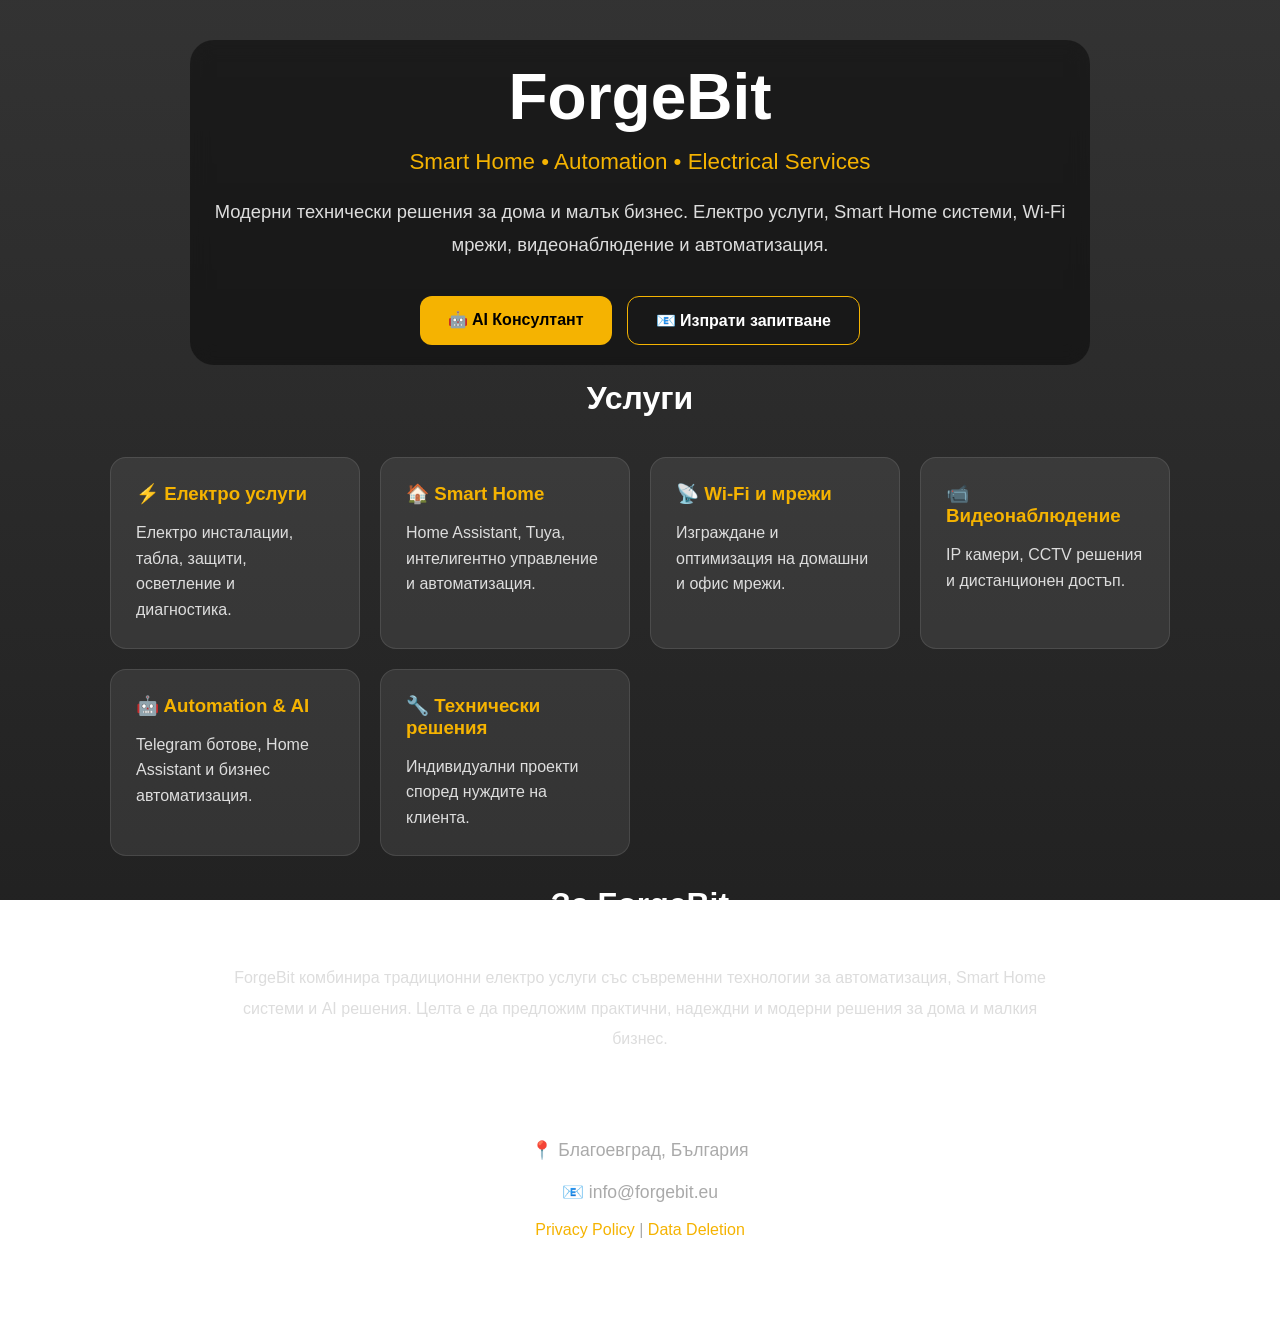
<file: index.html>
<!DOCTYPE html>
<html lang="bg">
<head>
<link rel="icon" type="image/svg+xml" href="favicon.svg">
<meta charset="UTF-8">
<meta name="viewport" content="width=device-width, initial-scale=1.0">

<title>ForgeBit - Smart Home, Automation & Electrical Services</title>

<meta name="description" content="Електро услуги, Smart Home, Wi-Fi мрежи, видеонаблюдение и автоматизация в Благоевград и региона.">

<style>

*{
    margin:0;
    padding:0;
    box-sizing:border-box;
}

body{
    font-family:-apple-system,BlinkMacSystemFont,"Segoe UI",Roboto,sans-serif;
    background:
        linear-gradient(
            rgba(15,15,15,0.85),
            rgba(15,15,15,0.92)
        ),
        url("https://images.unsplash.com/photo-1558002038-1055907df827?q=80&w=1600");
    background-size:cover;
    background-position:center;
    background-attachment:fixed;
    color:white;
}

.container{
    max-width:1100px;
    margin:0 auto;
    padding:40px 20px;
}

.hero{
    min-height:20vh;
    display:flex;
    align-items:center;
    justify-content:center;
    text-align:center;
}

.hero-box{
    background:rgba(0,0,0,0.45);
    backdrop-filter:blur(10px);
    padding:20px;
    border-radius:24px;
    max-width:900px;
}

h1{
    font-size:4rem;
    margin-bottom:15px;
}

.subtitle{
    font-size:1.4rem;
    color:#f5b301;
    margin-bottom:20px;
}

.description{
    font-size:1.15rem;
    color:#ddd;
    line-height:1.8;
}

.buttons{
    margin-top:35px;
    display:flex;
    justify-content:center;
    gap:15px;
    flex-wrap:wrap;
}

.btn{
    text-decoration:none;
    padding:14px 28px;
    border-radius:12px;
    font-weight:600;
    transition:0.3s;
}

.btn-primary{
    background:#f5b301;
    color:black;
}

.btn-primary:hover{
    transform:translateY(-2px);
}

.btn-secondary{
    border:1px solid #f5b301;
    color:white;
}

.btn-secondary:hover{
    background:#f5b301;
    color:black;
}

.section{
    padding:15px 0;
}

.section-title{
    text-align:center;
    font-size:2rem;
    margin-bottom:40px;
}

.services-grid{
    display:grid;
    grid-template-columns:repeat(auto-fit,minmax(250px,1fr));
    gap:20px;
}

.card{
    background:rgba(255,255,255,0.08);
    border:1px solid rgba(255,255,255,0.1);
    border-radius:16px;
    padding:25px;
}

.card h3{
    color:#f5b301;
    margin-bottom:15px;
}

.card p{
    color:#ddd;
    line-height:1.6;
}

.about{
    text-align:center;
    max-width:850px;
    margin:auto;
    line-height:1.9;
    color:#ddd;
}

.footer{
    text-align:center;
    padding:50px 0;
    color:#aaa;
}

.footer a{
    color:#f5b301;
    text-decoration:none;
}

.contact{
    font-size:1.1rem;
    margin-top:20px;
}

@media(max-width:768px){

    h1{
        font-size:2.5rem;
    }

    .hero-box{
        padding:30px;
    }

    .subtitle{
        font-size:1.1rem;
    }

}

</style>

</head>
<body>

<div class="container">

    <section class="hero">

        <div class="hero-box">

            <h1>ForgeBit</h1>

            <div class="subtitle">
                Smart Home • Automation • Electrical Services
            </div>

            <div class="description">
                Модерни технически решения за дома и малък бизнес.
                Електро услуги, Smart Home системи, Wi-Fi мрежи,
                видеонаблюдение и автоматизация.
            </div>

            <div class="buttons">

                <a
                    class="btn btn-primary"
                    href="https://t.me/ForgeBitAssistantBot"
                    target="_blank">
                    🤖 AI Консултант
                </a>

                <a
                    class="btn btn-secondary"
                    href="mailto:ai@forgebit.eu">
                    📧 Изпрати запитване
                </a>

            </div>

        </div>

    </section>

    <section class="section">

        <h2 class="section-title">Услуги</h2>

        <div class="services-grid">

            <div class="card">
                <h3>⚡ Електро услуги</h3>
                <p>
                    Електро инсталации, табла,
                    защити, осветление и диагностика.
                </p>
            </div>

            <div class="card">
                <h3>🏠 Smart Home</h3>
                <p>
                    Home Assistant, Tuya,
                    интелигентно управление и автоматизация.
                </p>
            </div>

            <div class="card">
                <h3>📡 Wi-Fi и мрежи</h3>
                <p>
                    Изграждане и оптимизация
                    на домашни и офис мрежи.
                </p>
            </div>

            <div class="card">
                <h3>📹 Видеонаблюдение</h3>
                <p>
                    IP камери, CCTV решения
                    и дистанционен достъп.
                </p>
            </div>

            <div class="card">
                <h3>🤖 Automation & AI</h3>
                <p>
                    Telegram ботове,
                    Home Assistant и бизнес автоматизация.
                </p>
            </div>

            <div class="card">
                <h3>🔧 Технически решения</h3>
                <p>
                    Индивидуални проекти
                    според нуждите на клиента.
                </p>
            </div>

        </div>

    </section>

    <section class="section">

        <h2 class="section-title">За ForgeBit</h2>

        <div class="about">

            ForgeBit комбинира традиционни електро услуги
            със съвременни технологии за автоматизация,
            Smart Home системи и AI решения.

            Целта е да предложим практични,
            надеждни и модерни решения
            за дома и малкия бизнес.

        </div>

    </section>

    <div class="footer">

        <div class="contact">
            📍 Благоевград, България
            <br><br>
            📧 info@forgebit.eu
        </div>

        <br>

        <a href="privacy-policy.html">Privacy Policy</a>
        |
        <a href="data-deletion.html">Data Deletion</a>

    </div>

</div>

</body>
</html>
</file>
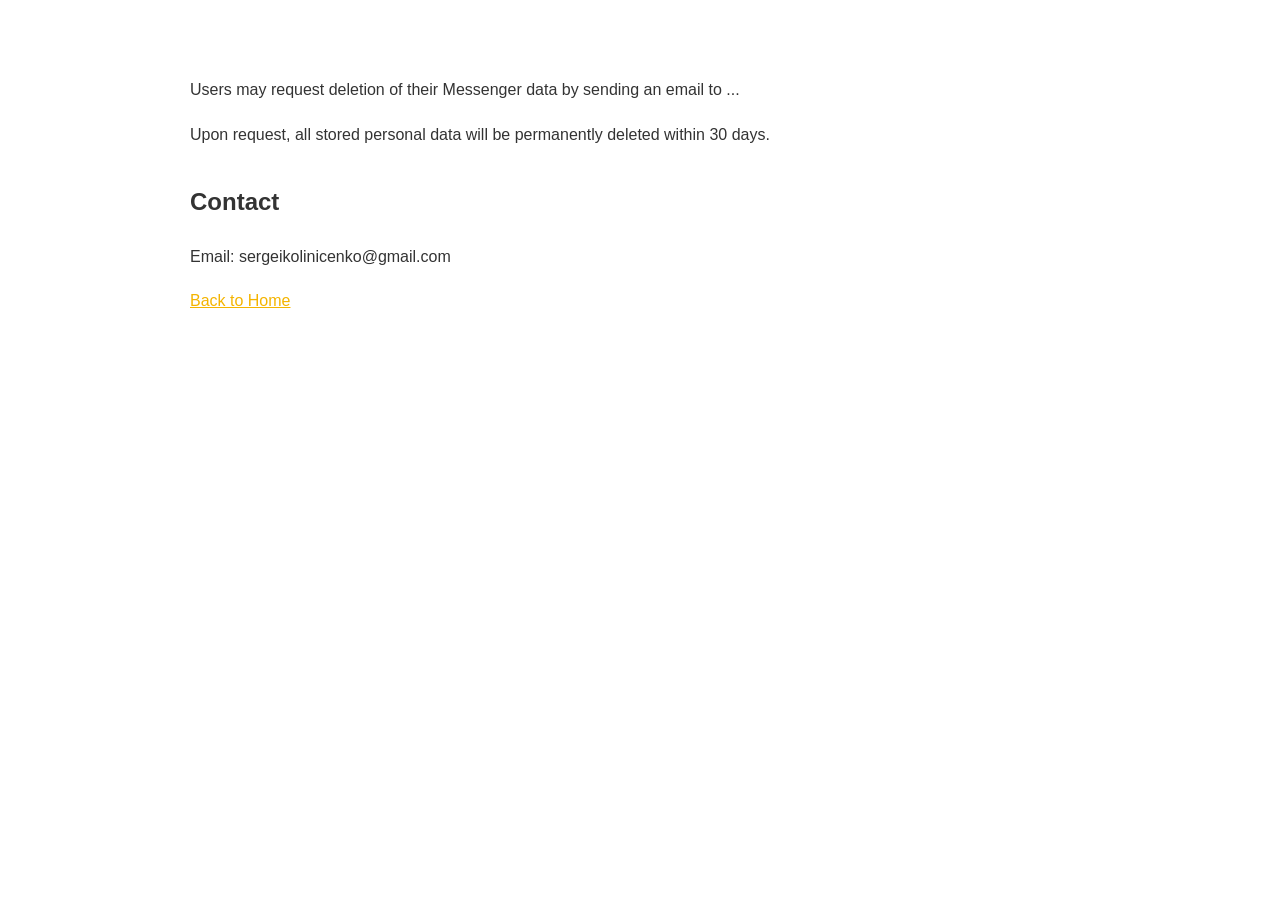
<file: data-deletion.html>
<!DOCTYPE html>
<html lang="en">
<head>
<meta charset="UTF-8">
<meta name="viewport" content="width=device-width, initial-scale=1.0">
<title>Privacy Policy - ForgeBit</title>

<style>

body{
    font-family:Arial,sans-serif;
    max-width:900px;
    margin:40px auto;
    padding:20px;
    line-height:1.8;
    color:#333;
}

h1{
    margin-bottom:20px;
}

h2{
    margin-top:30px;
}

a{
    color:#f4b400;
}

</style>
</head>

<body>

<p>
Users may request deletion of their Messenger data by sending an email to ...
</p>

<p>
Upon request, all stored personal data will be permanently deleted within 30 days.
</p>

<h2>Contact</h2>

<p>
Email: sergeikolinicenko@gmail.com
</p>

<p>
<a href="index.html">Back to Home</a>
</p>

</body>
</html>
</file>
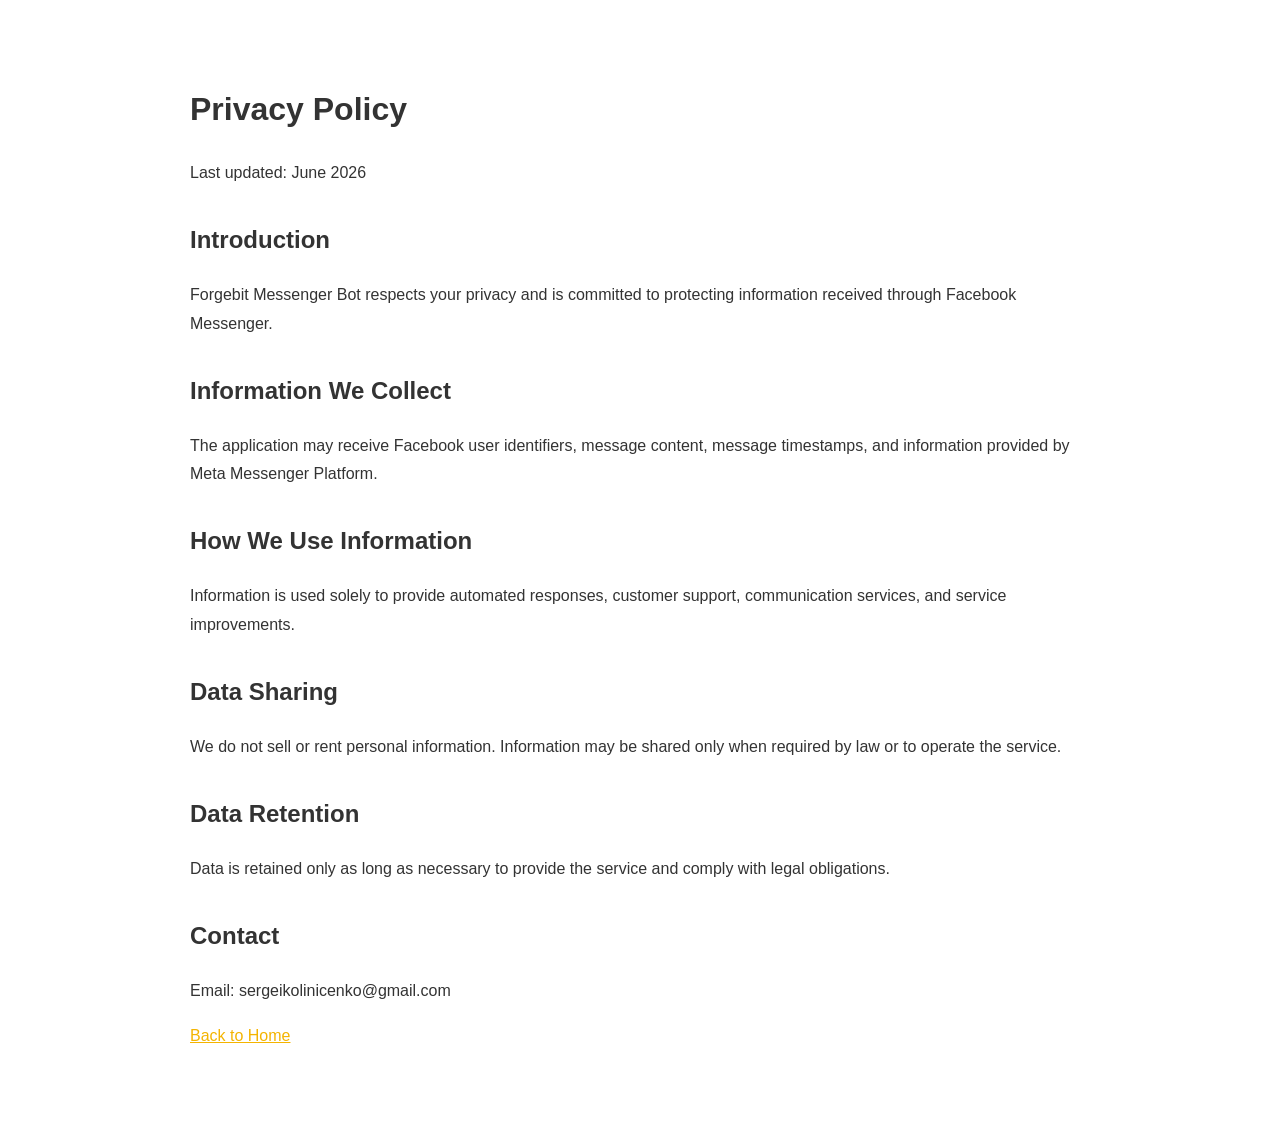
<file: privacy-policy.html>
<!DOCTYPE html>
<html lang="en">
<head>
<meta charset="UTF-8">
<meta name="viewport" content="width=device-width, initial-scale=1.0">
<title>Privacy Policy - ForgeBit</title>

<style>

body{
    font-family:Arial,sans-serif;
    max-width:900px;
    margin:40px auto;
    padding:20px;
    line-height:1.8;
    color:#333;
}

h1{
    margin-bottom:20px;
}

h2{
    margin-top:30px;
}

a{
    color:#f4b400;
}

</style>
</head>

<body>

<h1>Privacy Policy</h1>

<p>Last updated: June 2026</p>

<h2>Introduction</h2>

<p>
Forgebit Messenger Bot respects your privacy and is committed to protecting information received through Facebook Messenger.
</p>

<h2>Information We Collect</h2>

<p>
The application may receive Facebook user identifiers, message content, message timestamps, and information provided by Meta Messenger Platform.
</p>

<h2>How We Use Information</h2>

<p>
Information is used solely to provide automated responses, customer support, communication services, and service improvements.
</p>

<h2>Data Sharing</h2>

<p>
We do not sell or rent personal information. Information may be shared only when required by law or to operate the service.
</p>

<h2>Data Retention</h2>

<p>
Data is retained only as long as necessary to provide the service and comply with legal obligations.
</p>

<h2>Contact</h2>

<p>
Email: sergeikolinicenko@gmail.com
</p>

<p>
<a href="index.html">Back to Home</a>
</p>

</body>
</html>
</file>
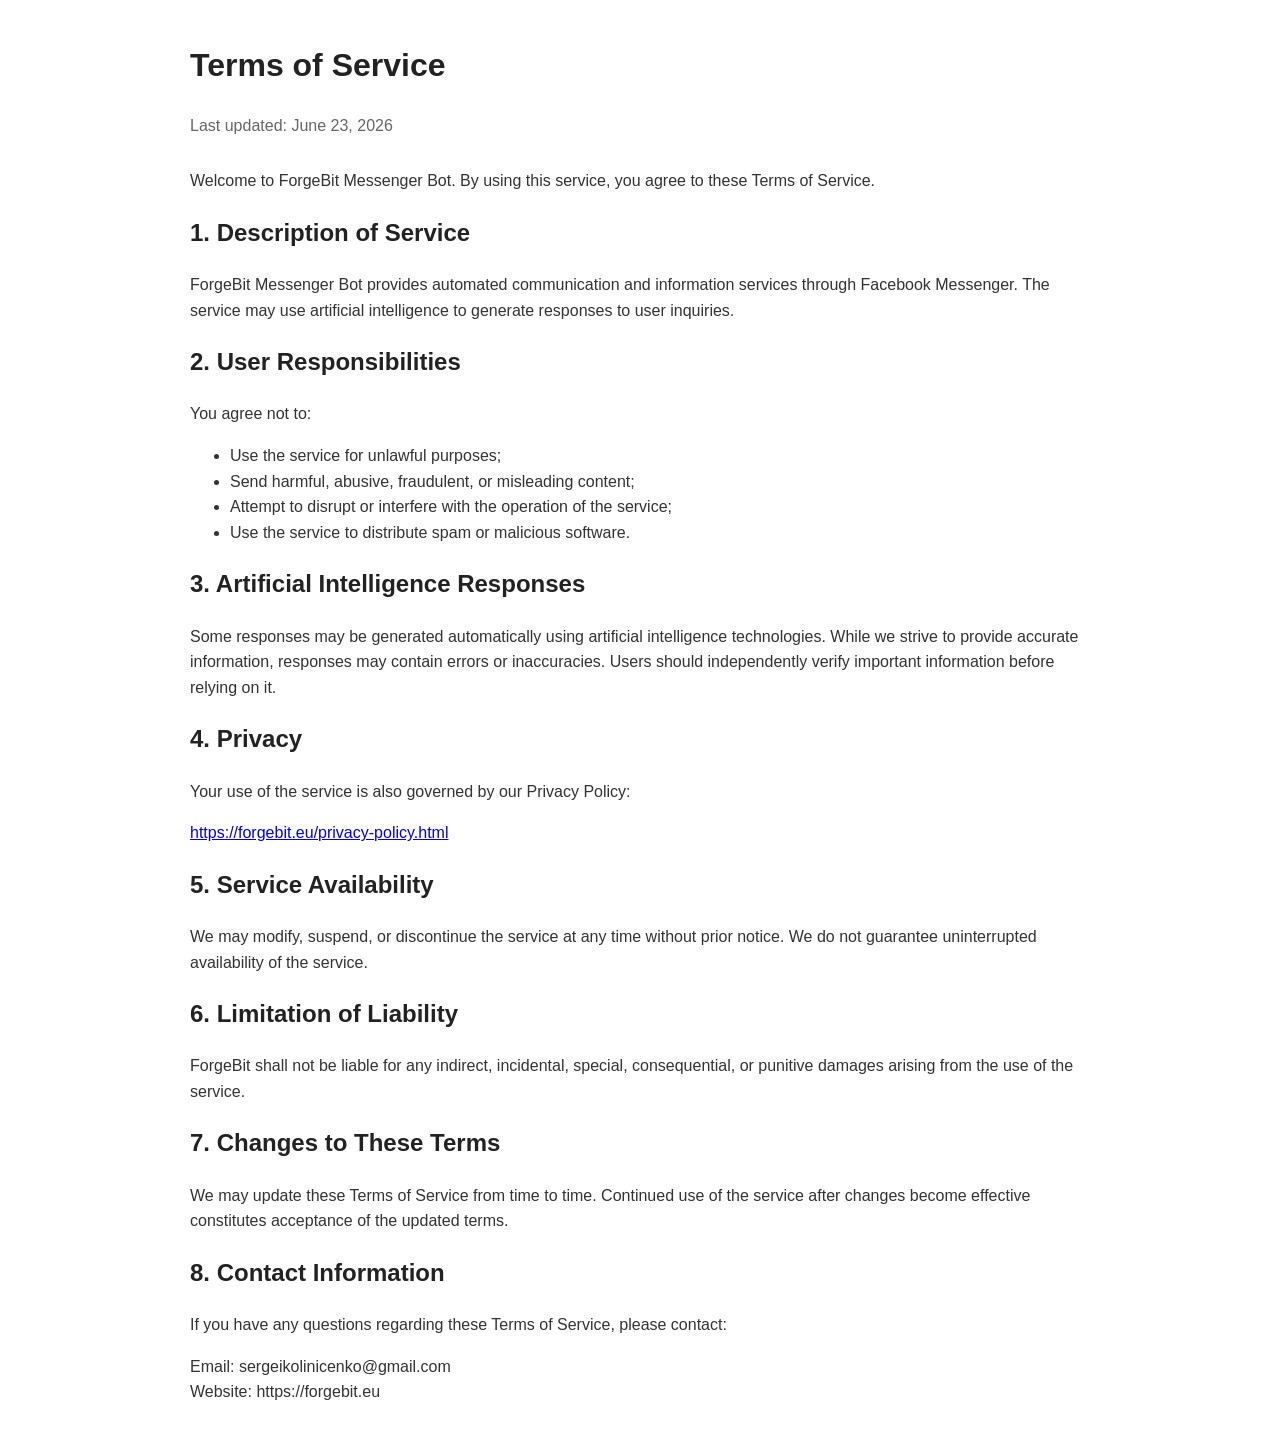
<file: terms.html>
<!DOCTYPE html>
<html lang="en">
<head>
    <meta charset="UTF-8">
    <meta name="viewport" content="width=device-width, initial-scale=1.0">
    <title>Terms of Service - ForgeBit Messenger Bot</title>
    <style>
        body {
            max-width: 900px;
            margin: 40px auto;
            padding: 0 20px;
            font-family: Arial, sans-serif;
            line-height: 1.6;
            color: #333;
        }

        h1, h2 {
            color: #222;
        }

        .updated {
            color: #666;
            margin-bottom: 30px;
        }
    </style>
</head>
<body>

<h1>Terms of Service</h1>

<p class="updated">
Last updated: June 23, 2026
</p>

<p>
Welcome to ForgeBit Messenger Bot. By using this service, you agree to these Terms of Service.
</p>

<h2>1. Description of Service</h2>

<p>
ForgeBit Messenger Bot provides automated communication and information services through Facebook Messenger.
The service may use artificial intelligence to generate responses to user inquiries.
</p>

<h2>2. User Responsibilities</h2>

<p>
You agree not to:
</p>

<ul>
    <li>Use the service for unlawful purposes;</li>
    <li>Send harmful, abusive, fraudulent, or misleading content;</li>
    <li>Attempt to disrupt or interfere with the operation of the service;</li>
    <li>Use the service to distribute spam or malicious software.</li>
</ul>

<h2>3. Artificial Intelligence Responses</h2>

<p>
Some responses may be generated automatically using artificial intelligence technologies.
While we strive to provide accurate information, responses may contain errors or inaccuracies.
Users should independently verify important information before relying on it.
</p>

<h2>4. Privacy</h2>

<p>
Your use of the service is also governed by our Privacy Policy:
</p>

<p>
<a href="https://forgebit.eu/privacy-policy.html">
https://forgebit.eu/privacy-policy.html
</a>
</p>

<h2>5. Service Availability</h2>

<p>
We may modify, suspend, or discontinue the service at any time without prior notice.
We do not guarantee uninterrupted availability of the service.
</p>

<h2>6. Limitation of Liability</h2>

<p>
ForgeBit shall not be liable for any indirect, incidental, special, consequential, or punitive damages arising from the use of the service.
</p>

<h2>7. Changes to These Terms</h2>

<p>
We may update these Terms of Service from time to time.
Continued use of the service after changes become effective constitutes acceptance of the updated terms.
</p>

<h2>8. Contact Information</h2>

<p>
If you have any questions regarding these Terms of Service, please contact:
</p>

<p>
Email: sergeikolinicenko@gmail.com<br>
Website: https://forgebit.eu
</p>

</body>
</html>
</file>
